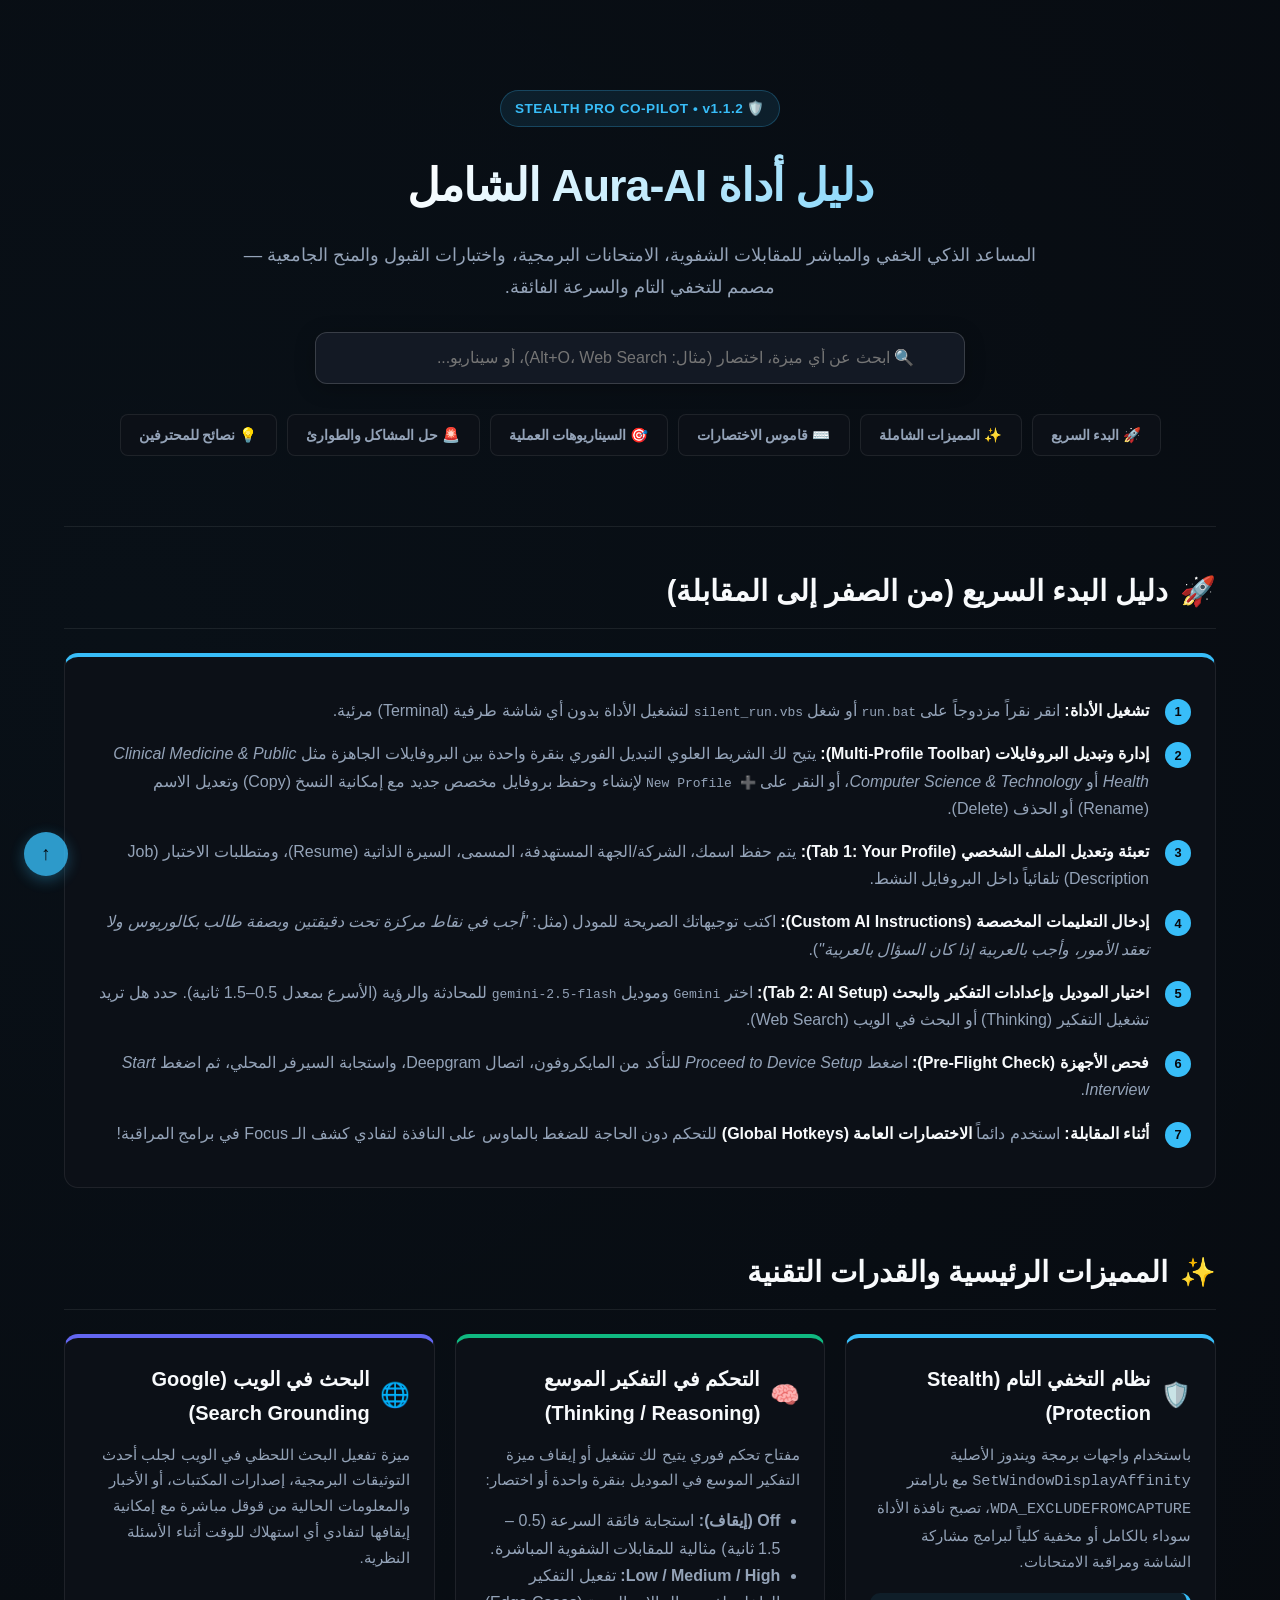
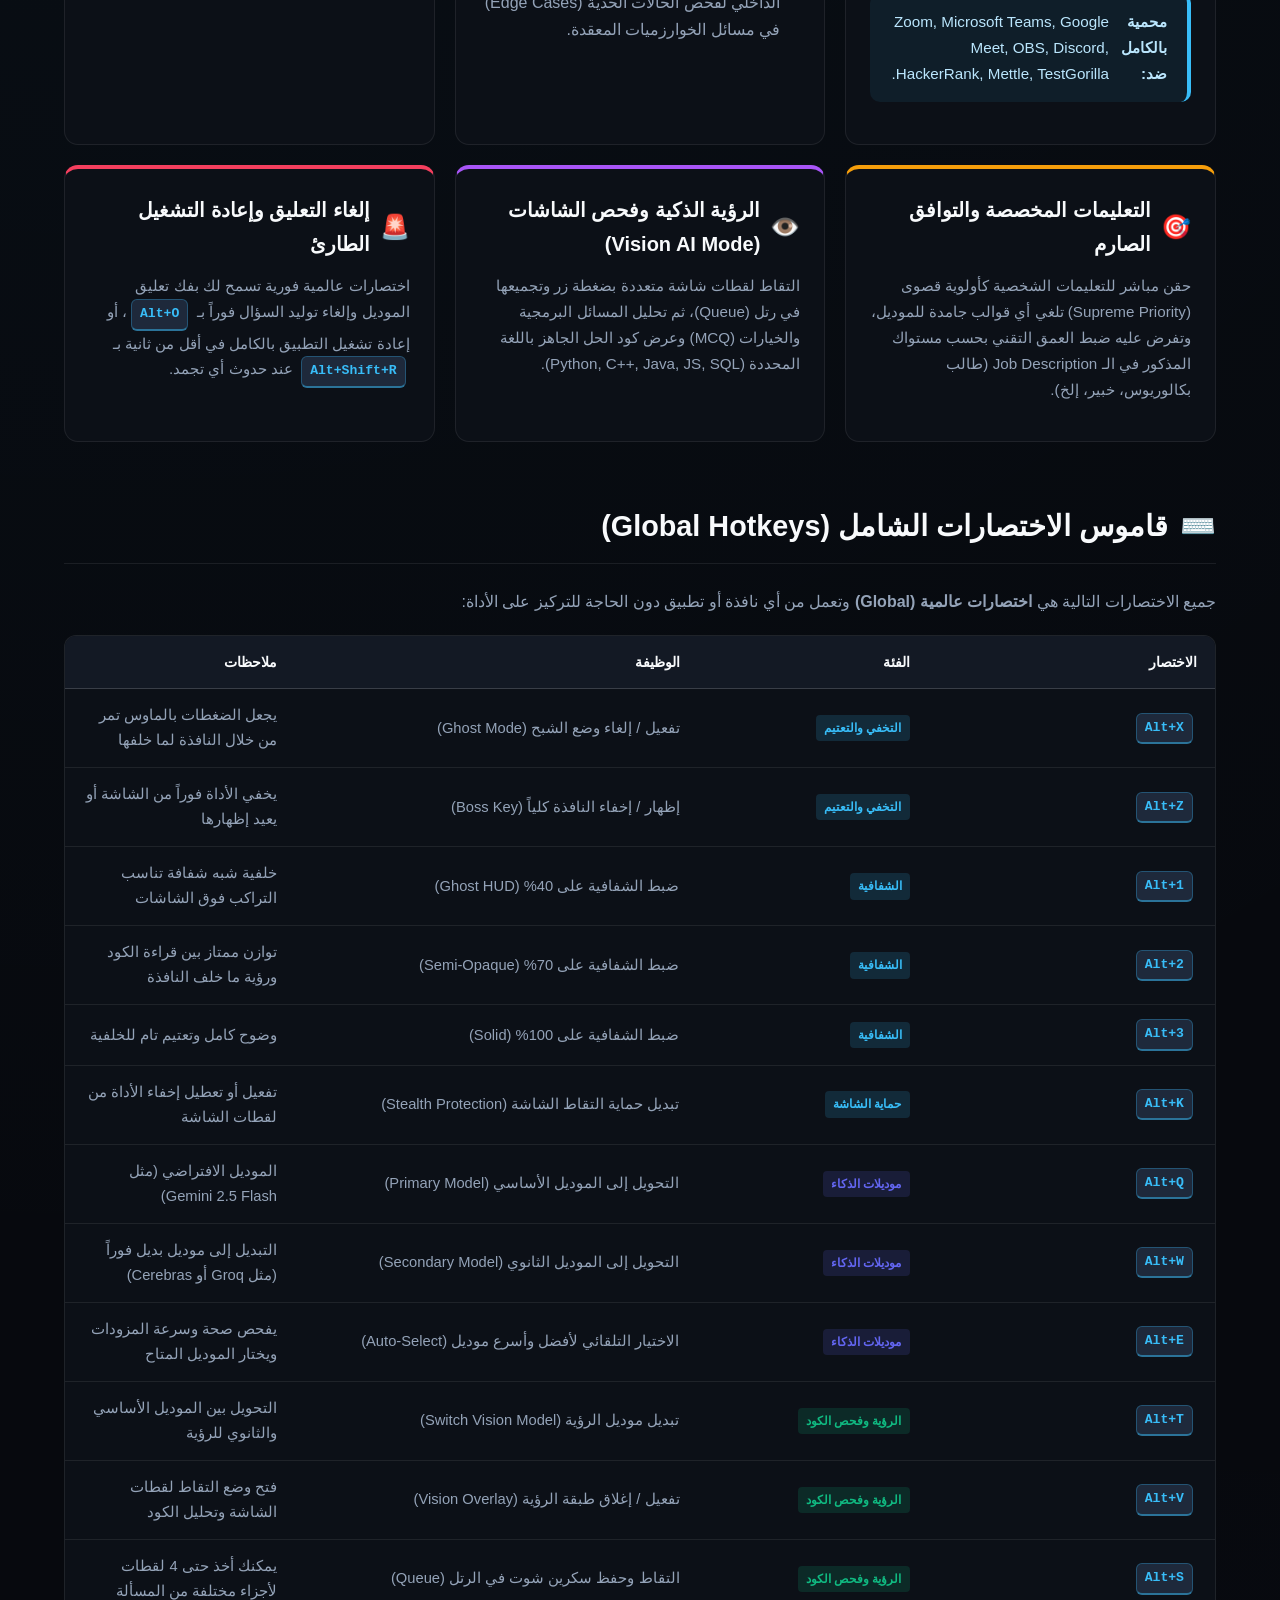
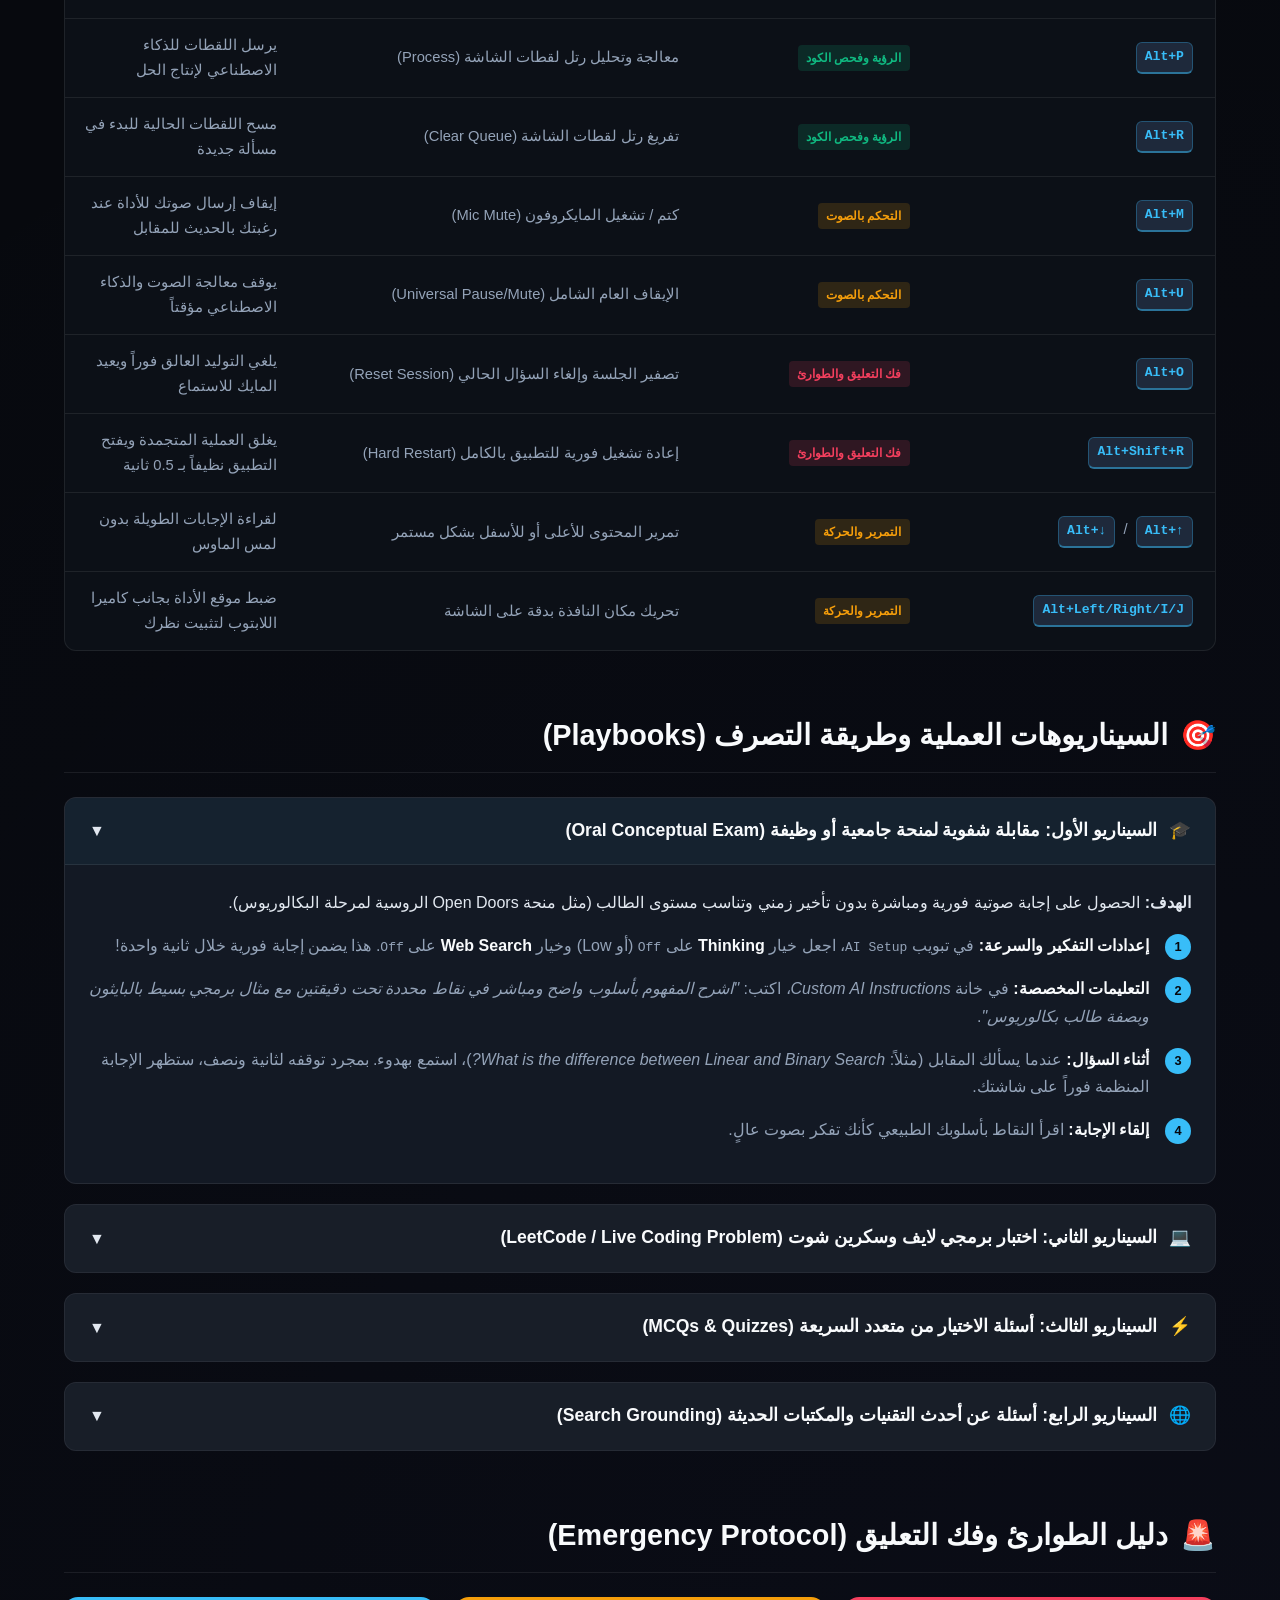
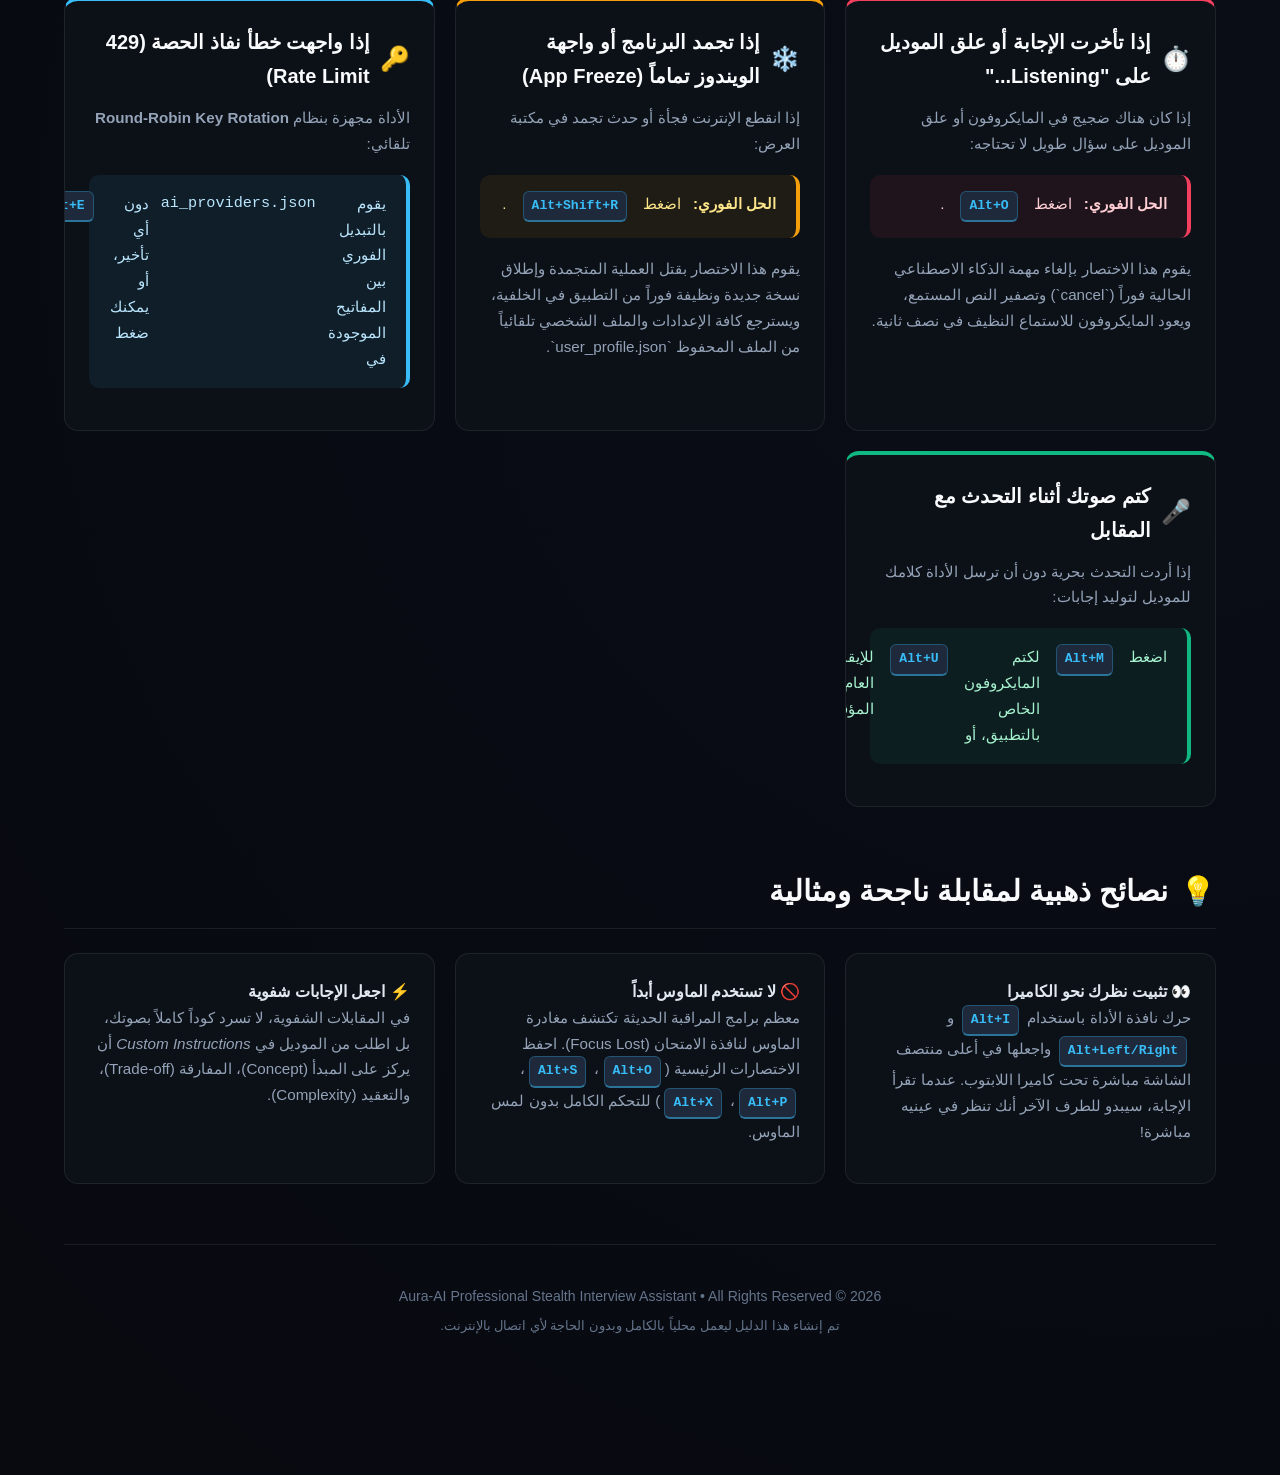
<file: AURA_AI_MASTER_GUIDE.html>
<!DOCTYPE html>
<html lang="ar" dir="rtl">
<head>
    <meta charset="UTF-8">
    <meta name="viewport" content="width=device-width, initial-scale=1.0">
    <title>دليل الاستخدام الشامل والاحترافي | Aura-AI Stealth Assistant</title>
    <style>
        :root {
            --bg-canvas: #07090e;
            --bg-surface: #0c1017;
            --bg-surface-elevated: #131924;
            --bg-card: rgba(19, 25, 36, 0.7);
            --border-subtle: rgba(255, 255, 255, 0.08);
            --border-medium: rgba(255, 255, 255, 0.16);
            --border-focus: #38bdf8;
            --text-pure: #f8fafc;
            --text-primary: #e2e8f0;
            --text-secondary: #94a3b8;
            --text-muted: #64748b;
            --accent-cyan: #38bdf8;
            --accent-emerald: #10b981;
            --accent-indigo: #6366f1;
            --accent-amber: #f59e0b;
            --accent-rose: #f43f5e;
            --accent-purple: #a855f7;
            --font-family: -apple-system, BlinkMacSystemFont, 'Segoe UI', Roboto, 'Cairo', 'Noto Sans Arabic', sans-serif;
            --font-mono: 'JetBrains Mono', 'Fira Code', Consolas, monospace;
        }

        * {
            box-sizing: border-box;
            margin: 0;
            padding: 0;
        }

        body {
            background-color: var(--bg-canvas);
            color: var(--text-primary);
            font-family: var(--font-family);
            line-height: 1.7;
            padding: 0;
            overflow-x: hidden;
            background-image: 
                radial-gradient(circle at 10% 10%, rgba(56, 189, 248, 0.04) 0%, transparent 40%),
                radial-gradient(circle at 90% 80%, rgba(99, 102, 241, 0.04) 0%, transparent 40%);
        }

        /* Container */
        .container {
            max-width: 1200px;
            margin: 0 auto;
            padding: 40px 24px 100px;
        }

        /* Hero Header */
        .hero {
            text-align: center;
            padding: 50px 20px 40px;
            border-bottom: 1px solid var(--border-subtle);
            margin-bottom: 40px;
            position: relative;
        }

        .badge-stealth {
            display: inline-flex;
            align-items: center;
            gap: 8px;
            background: rgba(56, 189, 248, 0.1);
            color: var(--accent-cyan);
            border: 1px solid rgba(56, 189, 248, 0.25);
            padding: 6px 14px;
            border-radius: 9999px;
            font-size: 0.85rem;
            font-weight: 700;
            margin-bottom: 20px;
            letter-spacing: 0.5px;
        }

        .hero h1 {
            font-size: 2.8rem;
            font-weight: 900;
            color: var(--text-pure);
            margin-bottom: 16px;
            letter-spacing: -1px;
            background: linear-gradient(135deg, #ffffff 30%, #38bdf8 100%);
            -webkit-background-clip: text;
            -webkit-text-fill-color: transparent;
        }

        .hero p {
            font-size: 1.15rem;
            color: var(--text-secondary);
            max-width: 800px;
            margin: 0 auto 30px;
        }

        /* Quick Search Bar */
        .search-container {
            max-width: 650px;
            margin: 0 auto;
            position: relative;
        }

        .search-input {
            width: 100%;
            padding: 16px 50px 16px 20px;
            border-radius: 12px;
            background: var(--bg-surface-elevated);
            border: 1.5px solid var(--border-medium);
            color: var(--text-pure);
            font-size: 1rem;
            font-family: inherit;
            outline: none;
            transition: all 0.25s ease;
            box-shadow: 0 4px 20px rgba(0, 0, 0, 0.25);
        }

        .search-input:focus {
            border-color: var(--accent-cyan);
            box-shadow: 0 0 0 3px rgba(56, 189, 248, 0.2);
        }

        .search-icon {
            position: absolute;
            right: 18px;
            top: 50%;
            transform: translateY(-50%);
            font-size: 1.2rem;
            color: var(--text-muted);
            pointer-events: none;
        }

        /* Navigation Pills */
        .nav-pills {
            display: flex;
            justify-content: center;
            gap: 10px;
            flex-wrap: wrap;
            margin: 30px 0;
        }

        .nav-pill {
            background: var(--bg-surface);
            color: var(--text-secondary);
            border: 1px solid var(--border-subtle);
            padding: 8px 18px;
            border-radius: 8px;
            text-decoration: none;
            font-size: 0.9rem;
            font-weight: 600;
            transition: all 0.2s ease;
        }

        .nav-pill:hover, .nav-pill.active {
            background: var(--accent-cyan);
            color: #07090e;
            border-color: var(--accent-cyan);
            transform: translateY(-1px);
        }

        /* Section Styling */
        section {
            margin-bottom: 60px;
            scroll-margin-top: 40px;
        }

        .section-header {
            display: flex;
            align-items: center;
            gap: 12px;
            margin-bottom: 24px;
            padding-bottom: 12px;
            border-bottom: 1px solid var(--border-subtle);
        }

        .section-icon {
            font-size: 1.8rem;
        }

        .section-header h2 {
            font-size: 1.8rem;
            font-weight: 800;
            color: var(--text-pure);
        }

        /* Feature Cards Grid */
        .grid-2 {
            display: grid;
            grid-template-columns: repeat(auto-fit, minmax(360px, 1fr));
            gap: 20px;
        }

        .grid-3 {
            display: grid;
            grid-template-columns: repeat(auto-fit, minmax(300px, 1fr));
            gap: 20px;
        }

        .card {
            background: var(--bg-surface);
            border: 1px solid var(--border-subtle);
            border-radius: 14px;
            padding: 24px;
            transition: all 0.25s ease;
            position: relative;
            overflow: hidden;
        }

        .card:hover {
            border-color: var(--border-medium);
            transform: translateY(-2px);
            box-shadow: 0 10px 30px rgba(0, 0, 0, 0.35);
        }

        .card.accent-cyan { border-top: 4px solid var(--accent-cyan); }
        .card.accent-emerald { border-top: 4px solid var(--accent-emerald); }
        .card.accent-indigo { border-top: 4px solid var(--accent-indigo); }
        .card.accent-amber { border-top: 4px solid var(--accent-amber); }
        .card.accent-rose { border-top: 4px solid var(--accent-rose); }
        .card.accent-purple { border-top: 4px solid var(--accent-purple); }

        .card-header {
            display: flex;
            align-items: center;
            gap: 10px;
            margin-bottom: 12px;
        }

        .card-header h3 {
            font-size: 1.25rem;
            color: var(--text-pure);
            font-weight: 700;
        }

        .card p {
            color: var(--text-secondary);
            font-size: 0.95rem;
            margin-bottom: 14px;
        }

        /* Hotkey Tags / Badges */
        kbd {
            display: inline-flex;
            align-items: center;
            justify-content: center;
            background: #1e293b;
            color: #38bdf8;
            border: 1px solid rgba(56, 189, 248, 0.3);
            border-bottom: 2px solid rgba(56, 189, 248, 0.5);
            padding: 3px 8px;
            border-radius: 6px;
            font-size: 0.82rem;
            font-family: var(--font-mono);
            font-weight: 700;
            margin: 0 4px;
            direction: ltr;
        }

        /* Hotkey Table */
        .hotkey-table {
            width: 100%;
            border-collapse: separate;
            border-spacing: 0;
            background: var(--bg-surface);
            border: 1px solid var(--border-subtle);
            border-radius: 12px;
            overflow: hidden;
            margin: 16px 0;
        }

        .hotkey-table th {
            background: var(--bg-surface-elevated);
            color: var(--text-pure);
            padding: 14px 18px;
            text-align: right;
            font-size: 0.9rem;
            font-weight: 700;
            border-bottom: 1px solid var(--border-medium);
        }

        .hotkey-table td {
            padding: 14px 18px;
            border-bottom: 1px solid var(--border-subtle);
            color: var(--text-secondary);
            font-size: 0.92rem;
        }

        .hotkey-table tr:last-child td {
            border-bottom: none;
        }

        .hotkey-table tr:hover td {
            background: rgba(255, 255, 255, 0.02);
            color: var(--text-pure);
        }

        .tag {
            display: inline-block;
            padding: 3px 8px;
            border-radius: 4px;
            font-size: 0.75rem;
            font-weight: 700;
        }

        .tag-stealth { background: rgba(56, 189, 248, 0.15); color: var(--accent-cyan); }
        .tag-ai { background: rgba(99, 102, 241, 0.15); color: var(--accent-indigo); }
        .tag-vision { background: rgba(16, 185, 129, 0.15); color: var(--accent-emerald); }
        .tag-emergency { background: rgba(244, 63, 94, 0.15); color: var(--accent-rose); }
        .tag-nav { background: rgba(245, 158, 11, 0.15); color: var(--accent-amber); }

        /* Scenario Box */
        .scenario-box {
            background: var(--bg-surface-elevated);
            border: 1px solid var(--border-subtle);
            border-radius: 12px;
            margin-bottom: 20px;
            overflow: hidden;
        }

        .scenario-header {
            padding: 18px 24px;
            background: rgba(255, 255, 255, 0.02);
            cursor: pointer;
            display: flex;
            align-items: center;
            justify-content: space-between;
            border-bottom: 1px solid transparent;
            transition: all 0.2s ease;
        }

        .scenario-header:hover {
            background: rgba(255, 255, 255, 0.04);
        }

        .scenario-header.active {
            border-bottom-color: var(--border-subtle);
            background: rgba(56, 189, 248, 0.05);
        }

        .scenario-title {
            display: flex;
            align-items: center;
            gap: 12px;
            font-size: 1.1rem;
            font-weight: 700;
            color: var(--text-pure);
        }

        .scenario-content {
            padding: 24px;
            display: none;
        }

        .scenario-content.show {
            display: block;
        }

        /* Step List */
        .step-list {
            list-style: none;
            margin: 16px 0;
            counter-reset: step-counter;
        }

        .step-list li {
            position: relative;
            padding-right: 42px;
            margin-bottom: 16px;
            color: var(--text-secondary);
        }

        .step-list li::before {
            content: counter(step-counter);
            counter-increment: step-counter;
            position: absolute;
            right: 0;
            top: 2px;
            width: 26px;
            height: 26px;
            background: var(--accent-cyan);
            color: #07090e;
            border-radius: 50%;
            display: flex;
            align-items: center;
            justify-content: center;
            font-size: 0.8rem;
            font-weight: 800;
        }

        .step-list li strong {
            color: var(--text-pure);
        }

        /* Callout / Alerts */
        .alert {
            padding: 16px 20px;
            border-radius: 10px;
            margin: 18px 0;
            font-size: 0.95rem;
            display: flex;
            gap: 12px;
            align-items: flex-start;
        }

        .alert-info {
            background: rgba(56, 189, 248, 0.08);
            border-right: 4px solid var(--accent-cyan);
            color: #bae6fd;
        }

        .alert-warning {
            background: rgba(245, 158, 11, 0.08);
            border-right: 4px solid var(--accent-amber);
            color: #fde68a;
        }

        .alert-success {
            background: rgba(16, 185, 129, 0.08);
            border-right: 4px solid var(--accent-emerald);
            color: #a7f3d0;
        }

        .alert-danger {
            background: rgba(244, 63, 94, 0.08);
            border-right: 4px solid var(--accent-rose);
            color: #fecdd3;
        }

        /* Footer */
        footer {
            text-align: center;
            padding: 40px 0;
            border-top: 1px solid var(--border-subtle);
            color: var(--text-muted);
            font-size: 0.88rem;
        }

        /* Back to top button */
        .btn-top {
            position: fixed;
            bottom: 24px;
            left: 24px;
            background: var(--accent-cyan);
            color: #07090e;
            width: 44px;
            height: 44px;
            border-radius: 50%;
            display: flex;
            align-items: center;
            justify-content: center;
            font-size: 1.2rem;
            cursor: pointer;
            box-shadow: 0 4px 15px rgba(56, 189, 248, 0.4);
            border: none;
            opacity: 0.8;
            transition: all 0.2s ease;
            z-index: 1000;
        }

        .btn-top:hover {
            opacity: 1;
            transform: translateY(-3px);
        }
    </style>
</head>
<body>

    <button class="btn-top" onclick="window.scrollTo({top: 0, behavior: 'smooth'})" title="إلى الأعلى">↑</button>

    <div class="container">
        <!-- Hero Header -->
        <header class="hero">
            <div class="badge-stealth">🛡️ STEALTH PRO CO-PILOT • v1.1.2</div>
            <h1>دليل أداة Aura-AI الشامل</h1>
            <p>المساعد الذكي الخفي والمباشر للمقابلات الشفوية، الامتحانات البرمجية، واختبارات القبول والمنح الجامعية — مصمم للتخفي التام والسرعة الفائقة.</p>
            
            <div class="search-container">
                <input type="text" id="guide-search" class="search-input" placeholder="🔍 ابحث عن أي ميزة، اختصار (مثال: Alt+O، Web Search)، أو سيناريو...">
            </div>

            <div class="nav-pills">
                <a href="#quickstart" class="nav-pill">🚀 البدء السريع</a>
                <a href="#features" class="nav-pill">✨ المميزات الشاملة</a>
                <a href="#hotkeys" class="nav-pill">⌨️ قاموس الاختصارات</a>
                <a href="#scenarios" class="nav-pill">🎯 السيناريوهات العملية</a>
                <a href="#emergency" class="nav-pill">🚨 حل المشاكل والطوارئ</a>
                <a href="#pro-tips" class="nav-pill">💡 نصائح للمحترفين</a>
            </div>
        </header>

        <!-- Section 1: Quickstart -->
        <section id="quickstart">
            <div class="section-header">
                <span class="section-icon">🚀</span>
                <h2>دليل البدء السريع (من الصفر إلى المقابلة)</h2>
            </div>

            <div class="card accent-cyan">
                <ol class="step-list">
                    <li>
                        <strong>تشغيل الأداة:</strong> 
                        انقر نقراً مزدوجاً على <code>run.bat</code> أو شغل <code>silent_run.vbs</code> لتشغيل الأداة بدون أي شاشة طرفية (Terminal) مرئية.
                    </li>
                    <li>
                        <strong>إدارة وتبديل البروفايلات (Multi-Profile Toolbar):</strong>
                        يتيح لك الشريط العلوي التبديل الفوري بنقرة واحدة بين البروفايلات الجاهزة مثل <em>Clinical Medicine & Public Health</em> أو <em>Computer Science & Technology</em>، أو النقر على <code>➕ New Profile</code> لإنشاء وحفظ بروفايل مخصص جديد مع إمكانية النسخ (Copy) وتعديل الاسم (Rename) أو الحذف (Delete).
                    </li>
                    <li>
                        <strong>تعبئة وتعديل الملف الشخصي (Tab 1: Your Profile):</strong>
                        يتم حفظ اسمك، الشركة/الجهة المستهدفة، المسمى، السيرة الذاتية (Resume)، ومتطلبات الاختبار (Job Description) تلقائياً داخل البروفايل النشط.
                    </li>
                    <li>
                        <strong>إدخال التعليمات المخصصة (Custom AI Instructions):</strong>
                        اكتب توجيهاتك الصريحة للمودل (مثل: <em>"أجب في نقاط مركزة تحت دقيقتين وبصفة طالب بكالوريوس ولا تعقد الأمور، وأجب بالعربية إذا كان السؤال بالعربية"</em>).
                    </li>
                    <li>
                        <strong>اختيار الموديل وإعدادات التفكير والبحث (Tab 2: AI Setup):</strong>
                        اختر <code>Gemini</code> وموديل <code>gemini-2.5-flash</code> للمحادثة والرؤية (الأسرع بمعدل 0.5–1.5 ثانية). حدد هل تريد تشغيل التفكير (Thinking) أو البحث في الويب (Web Search).
                    </li>
                    <li>
                        <strong>فحص الأجهزة (Pre-Flight Check):</strong>
                        اضغط <em>Proceed to Device Setup</em> للتأكد من المايكروفون، اتصال Deepgram، واستجابة السيرفر المحلي، ثم اضغط <em>Start Interview</em>.
                    </li>
                    <li>
                        <strong>أثناء المقابلة:</strong>
                        استخدم دائماً <strong>الاختصارات العامة (Global Hotkeys)</strong> للتحكم دون الحاجة للضغط بالماوس على النافذة لتفادي كشف الـ Focus في برامج المراقبة!
                    </li>
                </ol>
            </div>
        </section>

        <!-- Section 2: Features -->
        <section id="features">
            <div class="section-header">
                <span class="section-icon">✨</span>
                <h2>المميزات الرئيسية والقدرات التقنية</h2>
            </div>

            <div class="grid-2">
                <!-- Feature 1 -->
                <div class="card accent-cyan">
                    <div class="card-header">
                        <span style="font-size: 1.5rem;">🛡️</span>
                        <h3>نظام التخفي التام (Stealth Protection)</h3>
                    </div>
                    <p>باستخدام واجهات برمجة ويندوز الأصلية <code>SetWindowDisplayAffinity</code> مع بارامتر <code>WDA_EXCLUDEFROMCAPTURE</code>، تصبح نافذة الأداة سوداء بالكامل أو مخفية كلياً لبرامج مشاركة الشاشة ومراقبة الامتحانات.</p>
                    <div class="alert alert-info">
                        <strong>محمية بالكامل ضد:</strong> Zoom, Microsoft Teams, Google Meet, OBS, Discord, HackerRank, Mettle, TestGorilla.
                    </div>
                </div>

                <!-- Feature 2 -->
                <div class="card accent-emerald">
                    <div class="card-header">
                        <span style="font-size: 1.5rem;">🧠</span>
                        <h3>التحكم في التفكير الموسع (Thinking / Reasoning)</h3>
                    </div>
                    <p>مفتاح تحكم فوري يتيح لك تشغيل أو إيقاف ميزة التفكير الموسع في الموديل بنقرة واحدة أو اختصار:</p>
                    <ul style="padding-right: 20px; color: var(--text-secondary); margin-bottom: 10px;">
                        <li><strong>Off (إيقاف):</strong> استجابة فائقة السرعة (0.5 – 1.5 ثانية) مثالية للمقابلات الشفوية المباشرة.</li>
                        <li><strong>Low / Medium / High:</strong> تفعيل التفكير الداخلي لفحص الحالات الحدية (Edge Cases) في مسائل الخوارزميات المعقدة.</li>
                    </ul>
                </div>

                <!-- Feature 3 -->
                <div class="card accent-indigo">
                    <div class="card-header">
                        <span style="font-size: 1.5rem;">🌐</span>
                        <h3>البحث في الويب (Google Search Grounding)</h3>
                    </div>
                    <p>ميزة تفعيل البحث اللحظي في الويب لجلب أحدث التوثيقات البرمجية، إصدارات المكتبات، أو الأخبار والمعلومات الحالية من قوقل مباشرة مع إمكانية إيقافها لتفادي أي استهلاك للوقت أثناء الأسئلة النظرية.</p>
                </div>

                <!-- Feature 4 -->
                <div class="card accent-amber">
                    <div class="card-header">
                        <span style="font-size: 1.5rem;">🎯</span>
                        <h3>التعليمات المخصصة والتوافق الصارم</h3>
                    </div>
                    <p>حقن مباشر للتعليمات الشخصية كأولوية قصوى (Supreme Priority) تلغي أي قوالب جامدة للموديل، وتفرض عليه ضبط العمق التقني بحسب مستواك المذكور في الـ Job Description (طالب بكالوريوس، خبير، إلخ).</p>
                </div>

                <!-- Feature 5 -->
                <div class="card accent-purple">
                    <div class="card-header">
                        <span style="font-size: 1.5rem;">👁️</span>
                        <h3>الرؤية الذكية وفحص الشاشات (Vision AI Mode)</h3>
                    </div>
                    <p>التقاط لقطات شاشة متعددة بضغطة زر وتجميعها في رتل (Queue)، ثم تحليل المسائل البرمجية والخيارات (MCQ) وعرض كود الحل الجاهز باللغة المحددة (Python, C++, Java, JS, SQL).</p>
                </div>

                <!-- Feature 6 -->
                <div class="card accent-rose">
                    <div class="card-header">
                        <span style="font-size: 1.5rem;">🚨</span>
                        <h3>إلغاء التعليق وإعادة التشغيل الطارئ</h3>
                    </div>
                    <p>اختصارات عالمية فورية تسمح لك بفك تعليق الموديل وإلغاء توليد السؤال فوراً بـ <kbd>Alt+O</kbd>، أو إعادة تشغيل التطبيق بالكامل في أقل من ثانية بـ <kbd>Alt+Shift+R</kbd> عند حدوث أي تجمد.</p>
                </div>
            </div>
        </section>

        <!-- Section 3: Hotkeys -->
        <section id="hotkeys">
            <div class="section-header">
                <span class="section-icon">⌨️</span>
                <h2>قاموس الاختصارات الشامل (Global Hotkeys)</h2>
            </div>
            <p style="color: var(--text-secondary); margin-bottom: 20px;">
                جميع الاختصارات التالية هي <strong>اختصارات عالمية (Global)</strong> وتعمل من أي نافذة أو تطبيق دون الحاجة للتركيز على الأداة:
            </p>

            <table class="hotkey-table">
                <thead>
                    <tr>
                        <th style="width: 25%;">الاختصار</th>
                        <th style="width: 20%;">الفئة</th>
                        <th style="width: 35%;">الوظيفة</th>
                        <th style="width: 20%;">ملاحظات</th>
                    </tr>
                </thead>
                <tbody>
                    <tr>
                        <td><kbd>Alt+X</kbd></td>
                        <td><span class="tag tag-stealth">التخفي والتعتيم</span></td>
                        <td>تفعيل / إلغاء وضع الشبح (Ghost Mode)</td>
                        <td>يجعل الضغطات بالماوس تمر من خلال النافذة لما خلفها</td>
                    </tr>
                    <tr>
                        <td><kbd>Alt+Z</kbd></td>
                        <td><span class="tag tag-stealth">التخفي والتعتيم</span></td>
                        <td>إظهار / إخفاء النافذة كلياً (Boss Key)</td>
                        <td>يخفي الأداة فوراً من الشاشة أو يعيد إظهارها</td>
                    </tr>
                    <tr>
                        <td><kbd>Alt+1</kbd></td>
                        <td><span class="tag tag-stealth">الشفافية</span></td>
                        <td>ضبط الشفافية على 40% (Ghost HUD)</td>
                        <td>خلفية شبه شفافة تناسب التراكب فوق الشاشات</td>
                    </tr>
                    <tr>
                        <td><kbd>Alt+2</kbd></td>
                        <td><span class="tag tag-stealth">الشفافية</span></td>
                        <td>ضبط الشفافية على 70% (Semi-Opaque)</td>
                        <td>توازن ممتاز بين قراءة الكود ورؤية ما خلف النافذة</td>
                    </tr>
                    <tr>
                        <td><kbd>Alt+3</kbd></td>
                        <td><span class="tag tag-stealth">الشفافية</span></td>
                        <td>ضبط الشفافية على 100% (Solid)</td>
                        <td>وضوح كامل وتعتيم تام للخلفية</td>
                    </tr>
                    <tr>
                        <td><kbd>Alt+K</kbd></td>
                        <td><span class="tag tag-stealth">حماية الشاشة</span></td>
                        <td>تبديل حماية التقاط الشاشة (Stealth Protection)</td>
                        <td>تفعيل أو تعطيل إخفاء الأداة من لقطات الشاشة</td>
                    </tr>
                    <tr>
                        <td><kbd>Alt+Q</kbd></td>
                        <td><span class="tag tag-ai">موديلات الذكاء</span></td>
                        <td>التحويل إلى الموديل الأساسي (Primary Model)</td>
                        <td>الموديل الافتراضي (مثل Gemini 2.5 Flash)</td>
                    </tr>
                    <tr>
                        <td><kbd>Alt+W</kbd></td>
                        <td><span class="tag tag-ai">موديلات الذكاء</span></td>
                        <td>التحويل إلى الموديل الثانوي (Secondary Model)</td>
                        <td>التبديل إلى موديل بديل فوراً (مثل Groq أو Cerebras)</td>
                    </tr>
                    <tr>
                        <td><kbd>Alt+E</kbd></td>
                        <td><span class="tag tag-ai">موديلات الذكاء</span></td>
                        <td>الاختيار التلقائي لأفضل وأسرع موديل (Auto-Select)</td>
                        <td>يفحص صحة وسرعة المزودات ويختار الموديل المتاح</td>
                    </tr>
                    <tr>
                        <td><kbd>Alt+T</kbd></td>
                        <td><span class="tag tag-vision">الرؤية وفحص الكود</span></td>
                        <td>تبديل موديل الرؤية (Switch Vision Model)</td>
                        <td>التحويل بين الموديل الأساسي والثانوي للرؤية</td>
                    </tr>
                    <tr>
                        <td><kbd>Alt+V</kbd></td>
                        <td><span class="tag tag-vision">الرؤية وفحص الكود</span></td>
                        <td>تفعيل / إغلاق طبقة الرؤية (Vision Overlay)</td>
                        <td>فتح وضع التقاط لقطات الشاشة وتحليل الكود</td>
                    </tr>
                    <tr>
                        <td><kbd>Alt+S</kbd></td>
                        <td><span class="tag tag-vision">الرؤية وفحص الكود</span></td>
                        <td>التقاط وحفظ سكرين شوت في الرتل (Queue)</td>
                        <td>يمكنك أخذ حتى 4 لقطات لأجزاء مختلفة من المسألة</td>
                    </tr>
                    <tr>
                        <td><kbd>Alt+P</kbd></td>
                        <td><span class="tag tag-vision">الرؤية وفحص الكود</span></td>
                        <td>معالجة وتحليل رتل لقطات الشاشة (Process)</td>
                        <td>يرسل اللقطات للذكاء الاصطناعي لإنتاج الحل</td>
                    </tr>
                    <tr>
                        <td><kbd>Alt+R</kbd></td>
                        <td><span class="tag tag-vision">الرؤية وفحص الكود</span></td>
                        <td>تفريغ رتل لقطات الشاشة (Clear Queue)</td>
                        <td>مسح اللقطات الحالية للبدء في مسألة جديدة</td>
                    </tr>
                    <tr>
                        <td><kbd>Alt+M</kbd></td>
                        <td><span class="tag tag-nav">التحكم بالصوت</span></td>
                        <td>كتم / تشغيل المايكروفون (Mic Mute)</td>
                        <td>إيقاف إرسال صوتك للأداة عند رغبتك بالحديث للمقابل</td>
                    </tr>
                    <tr>
                        <td><kbd>Alt+U</kbd></td>
                        <td><span class="tag tag-nav">التحكم بالصوت</span></td>
                        <td>الإيقاف العام الشامل (Universal Pause/Mute)</td>
                        <td>يوقف معالجة الصوت والذكاء الاصطناعي مؤقتاً</td>
                    </tr>
                    <tr>
                        <td><kbd>Alt+O</kbd></td>
                        <td><span class="tag tag-emergency">فك التعليق والطوارئ</span></td>
                        <td>تصفير الجلسة وإلغاء السؤال الحالي (Reset Session)</td>
                        <td>يلغي التوليد العالق فوراً ويعيد المايك للاستماع</td>
                    </tr>
                    <tr>
                        <td><kbd>Alt+Shift+R</kbd></td>
                        <td><span class="tag tag-emergency">فك التعليق والطوارئ</span></td>
                        <td>إعادة تشغيل فورية للتطبيق بالكامل (Hard Restart)</td>
                        <td>يغلق العملية المتجمدة ويفتح التطبيق نظيفاً بـ 0.5 ثانية</td>
                    </tr>
                    <tr>
                        <td><kbd>Alt+↑</kbd> / <kbd>Alt+↓</kbd></td>
                        <td><span class="tag tag-nav">التمرير والحركة</span></td>
                        <td>تمرير المحتوى للأعلى أو للأسفل بشكل مستمر</td>
                        <td>لقراءة الإجابات الطويلة بدون لمس الماوس</td>
                    </tr>
                    <tr>
                        <td><kbd>Alt+Left/Right/I/J</kbd></td>
                        <td><span class="tag tag-nav">التمرير والحركة</span></td>
                        <td>تحريك مكان النافذة بدقة على الشاشة</td>
                        <td>ضبط موقع الأداة بجانب كاميرا اللابتوب لتثبيت نظرك</td>
                    </tr>
                </tbody>
            </table>
        </section>

        <!-- Section 4: Real-world Scenarios -->
        <section id="scenarios">
            <div class="section-header">
                <span class="section-icon">🎯</span>
                <h2>السيناريوهات العملية وطريقة التصرف (Playbooks)</h2>
            </div>

            <!-- Scenario 1 -->
            <div class="scenario-box">
                <div class="scenario-header active" onclick="toggleScenario(this)">
                    <div class="scenario-title">
                        <span>🎓</span>
                        <span>السيناريو الأول: مقابلة شفوية لمنحة جامعية أو وظيفة (Oral Conceptual Exam)</span>
                    </div>
                    <span>▼</span>
                </div>
                <div class="scenario-content show">
                    <p><strong>الهدف:</strong> الحصول على إجابة صوتية فورية ومباشرة بدون تأخير زمني وتناسب مستوى الطالب (مثل منحة Open Doors الروسية لمرحلة البكالوريوس).</p>
                    <ol class="step-list">
                        <li><strong>إعدادات التفكير والسرعة:</strong> في تبويب <code>AI Setup</code>، اجعل خيار <strong>Thinking</strong> على <code>Off</code> (أو Low) وخيار <strong>Web Search</strong> على <code>Off</code>. هذا يضمن إجابة فورية خلال ثانية واحدة!</li>
                        <li><strong>التعليمات المخصصة:</strong> في خانة <em>Custom AI Instructions</em>، اكتب: <em>"اشرح المفهوم بأسلوب واضح ومباشر في نقاط محددة تحت دقيقتين مع مثال برمجي بسيط بالبايثون وبصفة طالب بكالوريوس"</em>.</li>
                        <li><strong>أثناء السؤال:</strong> عندما يسألك المقابل (مثلاً: <em>What is the difference between Linear and Binary Search?</em>)، استمع بهدوء. بمجرد توقفه لثانية ونصف، ستظهر الإجابة المنظمة فوراً على شاشتك.</li>
                        <li><strong>إلقاء الإجابة:</strong> اقرأ النقاط بأسلوبك الطبيعي كأنك تفكر بصوت عالٍ.</li>
                    </ol>
                </div>
            </div>

            <!-- Scenario 2 -->
            <div class="scenario-box">
                <div class="scenario-header" onclick="toggleScenario(this)">
                    <div class="scenario-title">
                        <span>💻</span>
                        <span>السيناريو الثاني: اختبار برمجي لايف وسكرين شوت (LeetCode / Live Coding Problem)</span>
                    </div>
                    <span>▼</span>
                </div>
                <div class="scenario-content">
                    <p><strong>الهدف:</strong> قراءة مسألة خوارزميات معقدة من منصة الاختبار (HackerRank / LeetCode / Codility) وإخراج الحل الأمثل مع التعقيد الزمني (Time & Space Complexity).</p>
                    <ol class="step-list">
                        <li><strong>تفعيل الرؤية:</strong> اضغط <kbd>Alt+V</kbd> لتفعيل طبقة الرؤية.</li>
                        <li><strong>التقاط المسألة:</strong> اضغط <kbd>Alt+S</kbd> لأخذ لقطة لنص المسألة، وإذا كانت المسألة طويلة أو تحتوي أمثلة في الأسفل، مرر الشاشة واضغط <kbd>Alt+S</kbd> مرة أخرى لضمها للرتل.</li>
                        <li><strong>تحليل الكود:</strong> اضغط <kbd>Alt+P</kbd>. سيقوم الذكاء الاصطناعي بقراءة الصور وعرض: فهم المسألة، استراتيجية الحل، كود نظيف باللغة المختارة (مثل C++ أو Python)، والتعقيد الزمني والحالات الحدية (Edge Cases).</li>
                        <li><strong>تفريغ الرتل:</strong> بعد الانتهاء اضغط <kbd>Alt+R</kbd> لتفريغ الصور والاستعداد للمسألة التالية.</li>
                    </ol>
                </div>
            </div>

            <!-- Scenario 3 -->
            <div class="scenario-box">
                <div class="scenario-header" onclick="toggleScenario(this)">
                    <div class="scenario-title">
                        <span>⚡</span>
                        <span>السيناريو الثالث: أسئلة الاختيار من متعدد السريعة (MCQs & Quizzes)</span>
                    </div>
                    <span>▼</span>
                </div>
                <div class="scenario-content">
                    <p><strong>الهدف:</strong> معرفة الخيار الصحيح في اختبارات الـ MCQ بسرعة قصوى مع تعليل مقتضب.</p>
                    <ol class="step-list">
                        <li>اضغط <kbd>Alt+S</kbd> لأخذ لقطة شاشة لسؤال الـ MCQ مع خياراته الأربعة.</li>
                        <li>اضغط <kbd>Alt+P</kbd> مباشرة.</li>
                        <li>الموديل مدرب تلقائياً لاكتشاف الـ MCQs وإعطاء: <strong>الخيار الصحيح فوراً في السطر الأول</strong> ثم سطرين فقط لتعليل سبب صحة هذا الخيار واستبعاد الخيارات الأخرى.</li>
                    </ol>
                </div>
            </div>

            <!-- Scenario 4 -->
            <div class="scenario-box">
                <div class="scenario-header" onclick="toggleScenario(this)">
                    <div class="scenario-title">
                        <span>🌐</span>
                        <span>السيناريو الرابع: أسئلة عن أحدث التقنيات والمكتبات الحديثة (Search Grounding)</span>
                    </div>
                    <span>▼</span>
                </div>
                <div class="scenario-content">
                    <p><strong>الهدف:</strong> الإجابة عن أسئلة تخص إصدارات حديثة جداً (مثل Next.js 15 أو أحدث ميزات Python 3.14/3.15 أو معايير جديدة).</p>
                    <ol class="step-list">
                        <li>في تبويب <code>AI Setup</code>، فعل مفتاح <strong>Web Search Grounding</strong> على وضع <code>ON</code>.</li>
                        <li>عند طرح السؤال، يقوم الموديل بالبحث في فهرس قوقل المباشر وجلب الحقائق المحدثة مع روابط التوثيق، مما يمنع الهلوسة (Hallucination) نهائياً.</li>
                    </ol>
                </div>
            </div>
        </section>

        <!-- Section 5: Troubleshooting & Emergency -->
        <section id="emergency">
            <div class="section-header">
                <span class="section-icon">🚨</span>
                <h2>دليل الطوارئ وفك التعليق (Emergency Protocol)</h2>
            </div>

            <div class="grid-2">
                <div class="card accent-rose">
                    <div class="card-header">
                        <span style="font-size: 1.5rem;">⏱️</span>
                        <h3>إذا تأخرت الإجابة أو علق الموديل على "Listening..."</h3>
                    </div>
                    <p>إذا كان هناك ضجيج في المايكروفون أو علق الموديل على سؤال طويل لا تحتاجه:</p>
                    <div class="alert alert-danger">
                        <strong>الحل الفوري:</strong> اضغط <kbd>Alt+O</kbd>.
                    </div>
                    <p>يقوم هذا الاختصار بإلغاء مهمة الذكاء الاصطناعي الحالية فوراً (`cancel`) وتصفير النص المستمع، ويعود المايكروفون للاستماع النظيف في نصف ثانية.</p>
                </div>

                <div class="card accent-amber">
                    <div class="card-header">
                        <span style="font-size: 1.5rem;">❄️</span>
                        <h3>إذا تجمد البرنامج أو واجهة الويندوز تماماً (App Freeze)</h3>
                    </div>
                    <p>إذا انقطع الإنترنت فجأة أو حدث تجمد في مكتبة العرض:</p>
                    <div class="alert alert-warning">
                        <strong>الحل الفوري:</strong> اضغط <kbd>Alt+Shift+R</kbd>.
                    </div>
                    <p>يقوم هذا الاختصار بقتل العملية المتجمدة وإطلاق نسخة جديدة ونظيفة فوراً من التطبيق في الخلفية، ويسترجع كافة الإعدادات والملف الشخصي تلقائياً من الملف المحفوظ `user_profile.json`.</p>
                </div>

                <div class="card accent-cyan">
                    <div class="card-header">
                        <span style="font-size: 1.5rem;">🔑</span>
                        <h3>إذا واجهت خطأ نفاذ الحصة (429 Rate Limit)</h3>
                    </div>
                    <p>الأداة مجهزة بنظام <strong>Round-Robin Key Rotation</strong> تلقائي:</p>
                    <div class="alert alert-info">
                        يقوم بالتبديل الفوري بين المفاتيح الموجودة في <code>ai_providers.json</code> دون أي تأخير، أو يمكنك ضغط <kbd>Alt+E</kbd> لاختيار أفضل مزود بديل فوراً.
                    </div>
                </div>

                <div class="card accent-emerald">
                    <div class="card-header">
                        <span style="font-size: 1.5rem;">🎤</span>
                        <h3>كتم صوتك أثناء التحدث مع المقابل</h3>
                    </div>
                    <p>إذا أردت التحدث بحرية دون أن ترسل الأداة كلامك للموديل لتوليد إجابات:</p>
                    <div class="alert alert-success">
                        اضغط <kbd>Alt+M</kbd> لكتم المايكروفون الخاص بالتطبيق، أو <kbd>Alt+U</kbd> للإيقاف العام المؤقت.
                    </div>
                </div>
            </div>
        </section>

        <!-- Section 6: Pro Tips -->
        <section id="pro-tips">
            <div class="section-header">
                <span class="section-icon">💡</span>
                <h2>نصائح ذهبية لمقابلة ناجحة ومثالية</h2>
            </div>

            <div class="grid-3">
                <div class="card">
                    <h4>👀 تثبيت نظرك نحو الكاميرا</h4>
                    <p>حرك نافذة الأداة باستخدام <kbd>Alt+I</kbd> و <kbd>Alt+Left/Right</kbd> واجعلها في أعلى منتصف الشاشة مباشرة تحت كاميرا اللابتوب. عندما تقرأ الإجابة، سيبدو للطرف الآخر أنك تنظر في عينيه مباشرة!</p>
                </div>
                <div class="card">
                    <h4>🚫 لا تستخدم الماوس أبداً</h4>
                    <p>معظم برامج المراقبة الحديثة تكتشف مغادرة الماوس لنافذة الامتحان (Focus Lost). احفظ الاختصارات الرئيسية (<kbd>Alt+O</kbd>، <kbd>Alt+S</kbd>، <kbd>Alt+P</kbd>، <kbd>Alt+X</kbd>) للتحكم الكامل بدون لمس الماوس.</p>
                </div>
                <div class="card">
                    <h4>⚡ اجعل الإجابات شفوية</h4>
                    <p>في المقابلات الشفوية، لا تسرد كوداً كاملاً بصوتك، بل اطلب من الموديل في <em>Custom Instructions</em> أن يركز على المبدأ (Concept)، المفارقة (Trade-off)، والتعقيد (Complexity).</p>
                </div>
            </div>
        </section>

        <!-- Footer -->
        <footer>
            <p>Aura-AI Professional Stealth Interview Assistant • All Rights Reserved &copy; 2026</p>
            <p style="margin-top: 6px; font-size: 0.8rem;">تم إنشاء هذا الدليل ليعمل محلياً بالكامل وبدون الحاجة لأي اتصال بالإنترنت.</p>
        </footer>
    </div>

    <script>
        // Interactive Collapsible Scenarios
        function toggleScenario(header) {
            header.classList.toggle('active');
            const content = header.nextElementSibling;
            content.classList.toggle('show');
            const arrow = header.querySelector('span:last-child');
            if (arrow) {
                arrow.textContent = content.classList.contains('show') ? '▲' : '▼';
            }
        }

        // Live Search Filter for Hotkeys, Features, and Text
        document.getElementById('guide-search').addEventListener('input', function(e) {
            const query = e.target.value.toLowerCase().trim();
            const cards = document.querySelectorAll('.card');
            const tableRows = document.querySelectorAll('.hotkey-table tbody tr');
            const scenarioBoxes = document.querySelectorAll('.scenario-box');

            if (!query) {
                cards.forEach(c => c.style.display = '');
                tableRows.forEach(r => r.style.display = '');
                scenarioBoxes.forEach(s => s.style.display = '');
                return;
            }

            // Filter Hotkey Table Rows
            tableRows.forEach(row => {
                const text = row.textContent.toLowerCase();
                row.style.display = text.includes(query) ? '' : 'none';
            });

            // Filter Feature Cards
            cards.forEach(card => {
                const text = card.textContent.toLowerCase();
                card.style.display = text.includes(query) ? '' : 'none';
            });

            // Filter Scenarios
            scenarioBoxes.forEach(box => {
                const text = box.textContent.toLowerCase();
                if (text.includes(query)) {
                    box.style.display = '';
                    const content = box.querySelector('.scenario-content');
                    if (content) content.classList.add('show');
                } else {
                    box.style.display = 'none';
                }
            });
        });
    </script>
</body>
</html>
</file>
